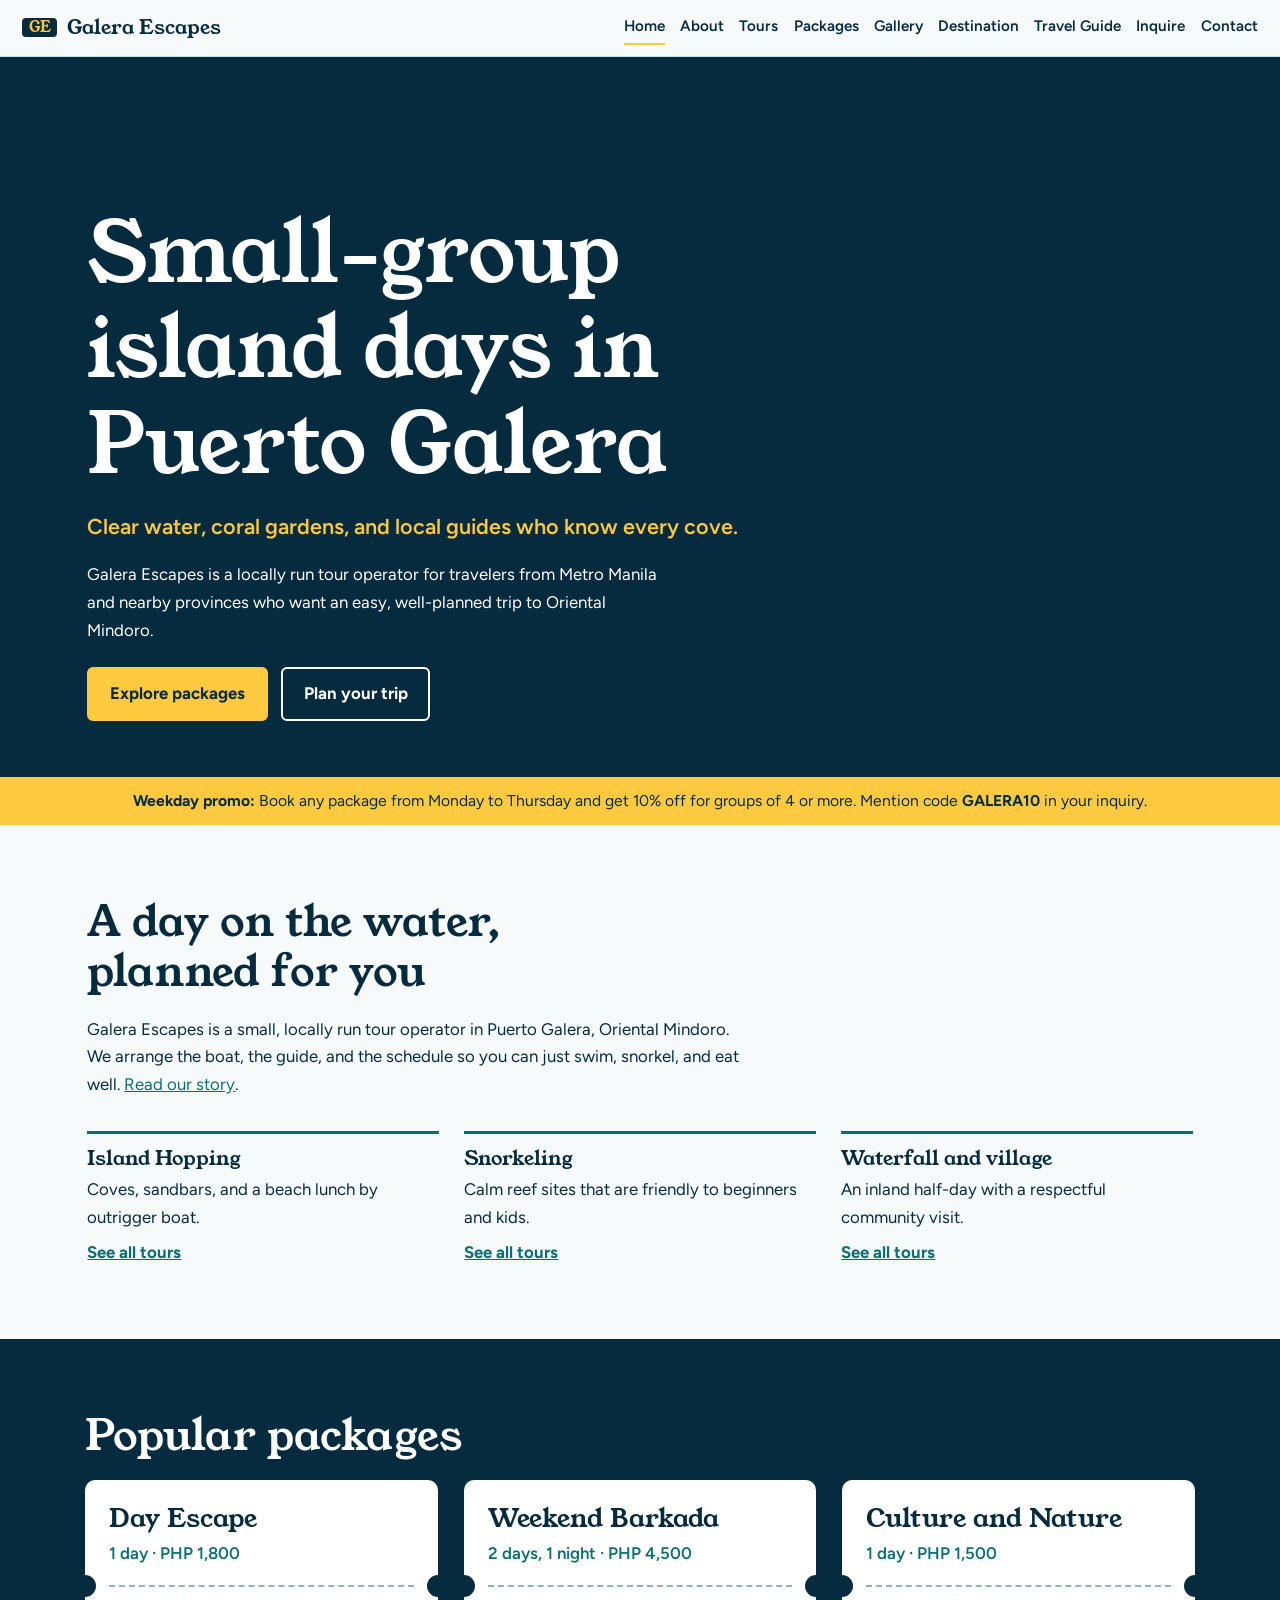
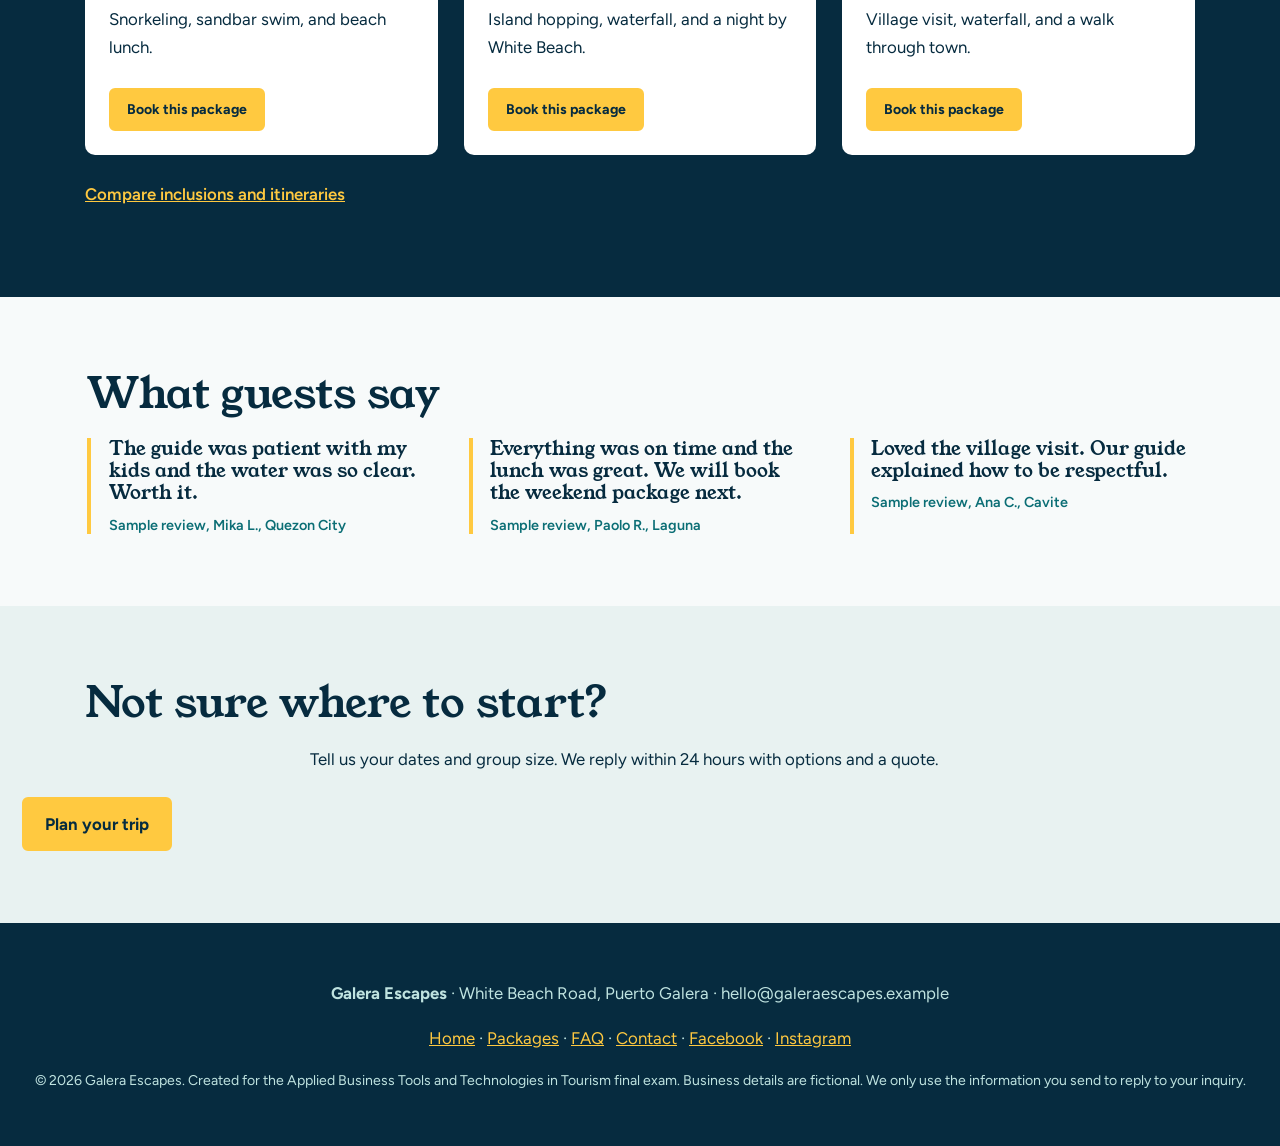
<file: index.html>
<!DOCTYPE html>
<html lang="en">
<head>
<meta charset="UTF-8">
<meta name="viewport" content="width=device-width, initial-scale=1">
<title>Home | Galera Escapes, Puerto Galera</title>
<meta name="description" content="Island tours in Puerto Galera. See popular packages and plan your trip.">
<link rel="preconnect" href="https://fonts.googleapis.com">
<link rel="preconnect" href="https://fonts.gstatic.com" crossorigin>
<link href="https://fonts.googleapis.com/css2?family=Young+Serif&family=Figtree:wght@400;600;700&display=swap" rel="stylesheet">
<link rel="stylesheet" href="style.css">
</head>
<body>
<a class="skip" href="#main">Skip to content</a>
<header class="site-header">
  <a class="brand" href="index.html"><span class="mark" aria-hidden="true">GE</span> Galera Escapes</a>
  <button class="menu-btn" id="menuBtn" aria-expanded="false" aria-controls="nav">Menu</button>
  <nav id="nav" aria-label="Main"><a href="index.html" aria-current="page">Home</a><a href="about.html">About</a><a href="tours.html">Tours</a><a href="packages.html">Packages</a><a href="gallery.html">Gallery</a><a href="destination.html">Destination</a><a href="guide.html">Travel Guide</a><a href="inquiry.html">Inquire</a><a href="contact.html">Contact</a></nav>
</header>
<main id="main">
<section id="home" class="hero">
  <div class="hero-text">
    <h1>Small-group island days in Puerto Galera</h1>
    <p class="tagline">Clear water, coral gardens, and local guides who know every cove.</p>
    <p>Galera Escapes is a locally run tour operator for travelers from Metro Manila and nearby provinces who want an easy, well-planned trip to Oriental Mindoro.</p>
    <div class="cta-row">
      <a class="btn" href="packages.html">Explore packages</a>
      <a class="btn ghost" href="inquiry.html">Plan your trip</a>
    </div>
  </div>
  <figure class="hero-img ph" data-alt="White Beach, Puerto Galera">
    <img src="images/hero.jpg" alt="Colorful outrigger boats on a white sand beach in Puerto Galera" onerror="this.remove()">
  </figure>
</section><section class="promo" aria-label="Promotional offer">
  <p><strong>Weekday promo:</strong> Book any package from Monday to Thursday and get 10% off for groups of 4 or more. Mention code <strong>GALERA10</strong> in your inquiry.</p>
</section>
<section class="wrap">
  <h2>A day on the water, planned for you</h2>
  <p class="lead">Galera Escapes is a small, locally run tour operator in Puerto Galera, Oriental Mindoro. We arrange the boat, the guide, and the schedule so you can just swim, snorkel, and eat well. <a href="about.html">Read our story</a>.</p>
  <div class="grid teasers">
    <div class="teaser"><h3>Island Hopping</h3><p>Coves, sandbars, and a beach lunch by outrigger boat.</p><a href="tours.html">See all tours</a></div>
    <div class="teaser"><h3>Snorkeling</h3><p>Calm reef sites that are friendly to beginners and kids.</p><a href="tours.html">See all tours</a></div>
    <div class="teaser"><h3>Waterfall and village</h3><p>An inland half-day with a respectful community visit.</p><a href="tours.html">See all tours</a></div>
  </div>
</section>
<section class="dark" id="packages">
  <h2>Popular packages</h2>
  <div class="grid">
    <article class="item pkg"><h3>Day Escape</h3><p class="meta">1 day · PHP 1,800</p><p>Snorkeling, sandbar swim, and beach lunch.</p><a class="btn small" href="inquiry.html?tour=Day+Escape">Book this package</a></article>
    <article class="item pkg"><h3>Weekend Barkada</h3><p class="meta">2 days, 1 night · PHP 4,500</p><p>Island hopping, waterfall, and a night by White Beach.</p><a class="btn small" href="inquiry.html?tour=Weekend+Barkada">Book this package</a></article>
    <article class="item pkg"><h3>Culture and Nature</h3><p class="meta">1 day · PHP 1,500</p><p>Village visit, waterfall, and a walk through town.</p><a class="btn small" href="inquiry.html?tour=Culture+and+Nature">Book this package</a></article>
  </div>
  <p class="more"><a href="packages.html">Compare inclusions and itineraries</a></p>
</section>
<section class="wrap" id="reviews">
  <h2>What guests say</h2>
  <div class="grid">
    <blockquote>The guide was patient with my kids and the water was so clear. Worth it.<cite>Sample review, Mika L., Quezon City</cite></blockquote>
    <blockquote>Everything was on time and the lunch was great. We will book the weekend package next.<cite>Sample review, Paolo R., Laguna</cite></blockquote>
    <blockquote>Loved the village visit. Our guide explained how to be respectful.<cite>Sample review, Ana C., Cavite</cite></blockquote>
  </div>
</section>
<section class="wrap tint cta-band">
  <h2>Not sure where to start?</h2>
  <p class="lead">Tell us your dates and group size. We reply within 24 hours with options and a quote.</p>
  <a class="btn" href="inquiry.html">Plan your trip</a>
</section>
</main>
<footer>
  <p><strong>Galera Escapes</strong> · White Beach Road, Puerto Galera · hello@galeraescapes.example</p>
  <p><a href="index.html">Home</a> · <a href="packages.html">Packages</a> · <a href="guide.html">FAQ</a> · <a href="contact.html">Contact</a> · <a href="https://facebook.com" target="_blank" rel="noopener">Facebook</a> · <a href="https://instagram.com" target="_blank" rel="noopener">Instagram</a></p>
  <p class="small">&copy; <span id="year">2026</span> Galera Escapes. Created for the Applied Business Tools and Technologies in Tourism final exam. Business details are fictional. We only use the information you send to reply to your inquiry.</p>
</footer>
<script src="script.js"></script>
</body>
</html>
</file>
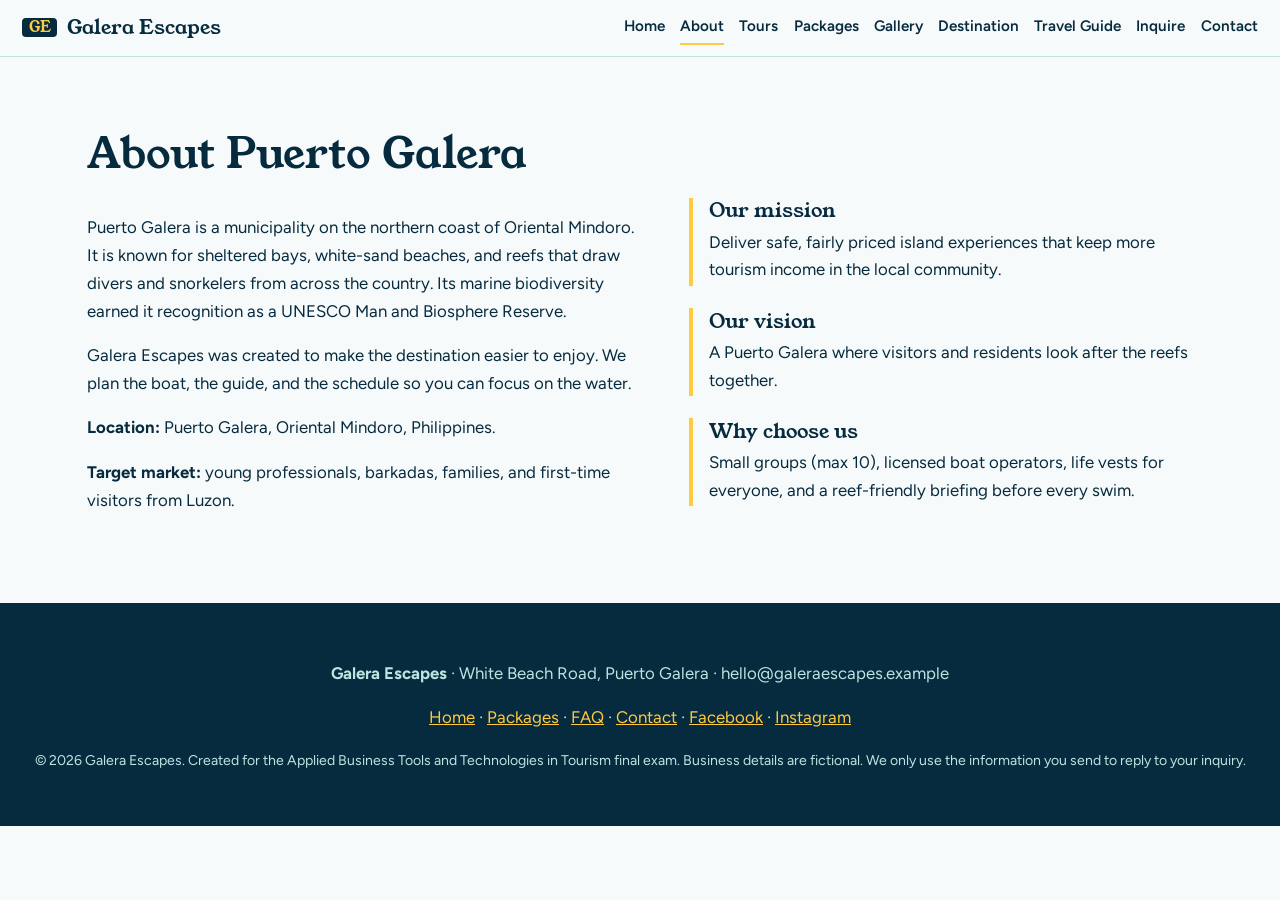
<file: about.html>
<!DOCTYPE html>
<html lang="en">
<head>
<meta charset="UTF-8">
<meta name="viewport" content="width=device-width, initial-scale=1">
<title>About | Galera Escapes, Puerto Galera</title>
<meta name="description" content="About Galera Escapes and Puerto Galera, Oriental Mindoro.">
<link rel="preconnect" href="https://fonts.googleapis.com">
<link rel="preconnect" href="https://fonts.gstatic.com" crossorigin>
<link href="https://fonts.googleapis.com/css2?family=Young+Serif&family=Figtree:wght@400;600;700&display=swap" rel="stylesheet">
<link rel="stylesheet" href="style.css">
</head>
<body>
<a class="skip" href="#main">Skip to content</a>
<header class="site-header">
  <a class="brand" href="index.html"><span class="mark" aria-hidden="true">GE</span> Galera Escapes</a>
  <button class="menu-btn" id="menuBtn" aria-expanded="false" aria-controls="nav">Menu</button>
  <nav id="nav" aria-label="Main"><a href="index.html">Home</a><a href="about.html" aria-current="page">About</a><a href="tours.html">Tours</a><a href="packages.html">Packages</a><a href="gallery.html">Gallery</a><a href="destination.html">Destination</a><a href="guide.html">Travel Guide</a><a href="inquiry.html">Inquire</a><a href="contact.html">Contact</a></nav>
</header>
<main id="main">
<section id="about" class="wrap">
  <h1>About Puerto Galera</h1>
  <div class="two-col">
    <div>
      <p>Puerto Galera is a municipality on the northern coast of Oriental Mindoro. It is known for sheltered bays, white-sand beaches, and reefs that draw divers and snorkelers from across the country. Its marine biodiversity earned it recognition as a UNESCO Man and Biosphere Reserve.</p>
      <p>Galera Escapes was created to make the destination easier to enjoy. We plan the boat, the guide, and the schedule so you can focus on the water.</p>
      <p><strong>Location:</strong> Puerto Galera, Oriental Mindoro, Philippines.</p>
      <p><strong>Target market:</strong> young professionals, barkadas, families, and first-time visitors from Luzon.</p>
    </div>
    <div class="cards-stack">
      <div class="note"><h3>Our mission</h3><p>Deliver safe, fairly priced island experiences that keep more tourism income in the local community.</p></div>
      <div class="note"><h3>Our vision</h3><p>A Puerto Galera where visitors and residents look after the reefs together.</p></div>
      <div class="note"><h3>Why choose us</h3><p>Small groups (max 10), licensed boat operators, life vests for everyone, and a reef-friendly briefing before every swim.</p></div>
    </div>
  </div>
</section>
</main>
<footer>
  <p><strong>Galera Escapes</strong> · White Beach Road, Puerto Galera · hello@galeraescapes.example</p>
  <p><a href="index.html">Home</a> · <a href="packages.html">Packages</a> · <a href="guide.html">FAQ</a> · <a href="contact.html">Contact</a> · <a href="https://facebook.com" target="_blank" rel="noopener">Facebook</a> · <a href="https://instagram.com" target="_blank" rel="noopener">Instagram</a></p>
  <p class="small">&copy; <span id="year">2026</span> Galera Escapes. Created for the Applied Business Tools and Technologies in Tourism final exam. Business details are fictional. We only use the information you send to reply to your inquiry.</p>
</footer>
<script src="script.js"></script>
</body>
</html>
</file>
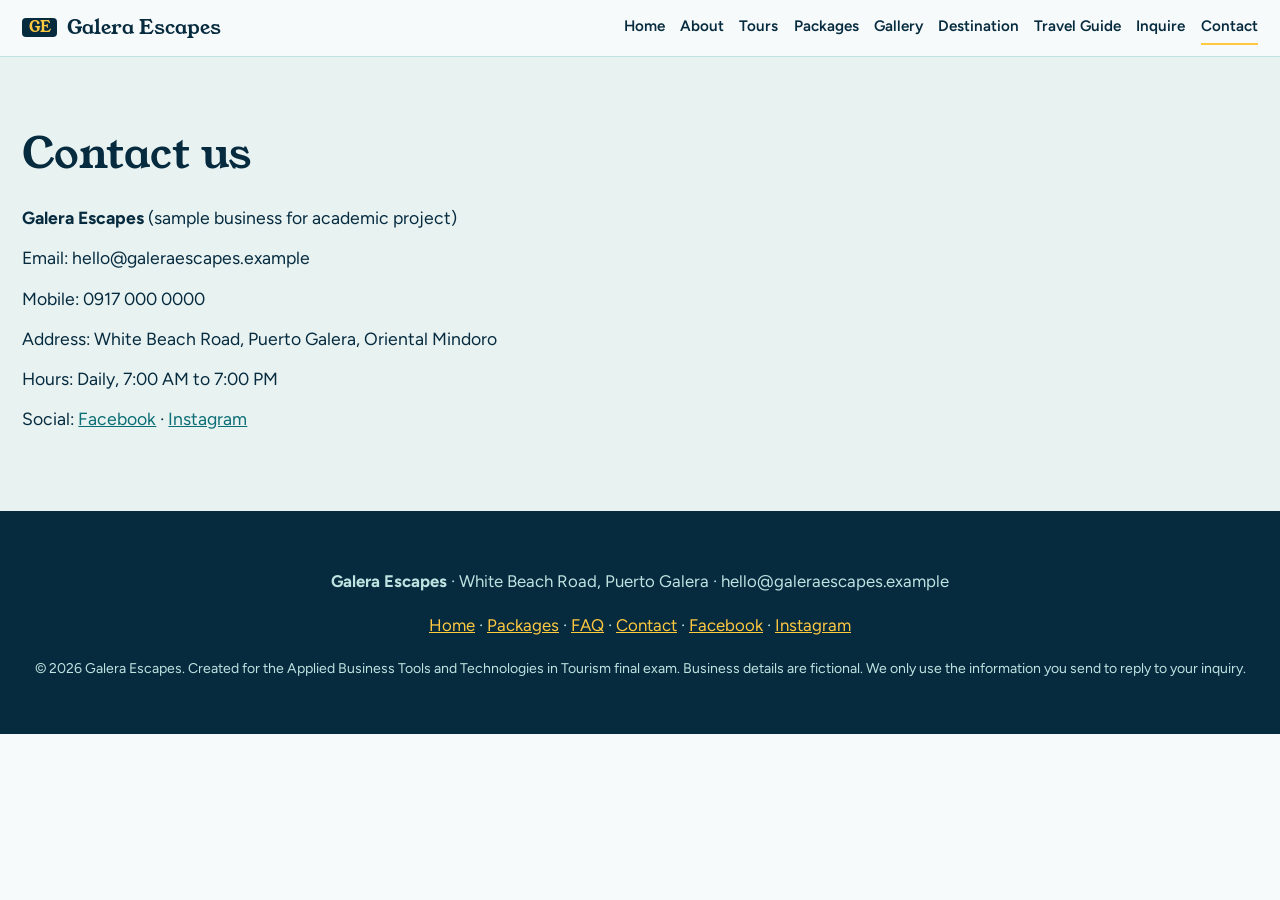
<file: contact.html>
<!DOCTYPE html>
<html lang="en">
<head>
<meta charset="UTF-8">
<meta name="viewport" content="width=device-width, initial-scale=1">
<title>Contact | Galera Escapes, Puerto Galera</title>
<meta name="description" content="Contact Galera Escapes in Puerto Galera.">
<link rel="preconnect" href="https://fonts.googleapis.com">
<link rel="preconnect" href="https://fonts.gstatic.com" crossorigin>
<link href="https://fonts.googleapis.com/css2?family=Young+Serif&family=Figtree:wght@400;600;700&display=swap" rel="stylesheet">
<link rel="stylesheet" href="style.css">
</head>
<body>
<a class="skip" href="#main">Skip to content</a>
<header class="site-header">
  <a class="brand" href="index.html"><span class="mark" aria-hidden="true">GE</span> Galera Escapes</a>
  <button class="menu-btn" id="menuBtn" aria-expanded="false" aria-controls="nav">Menu</button>
  <nav id="nav" aria-label="Main"><a href="index.html">Home</a><a href="about.html">About</a><a href="tours.html">Tours</a><a href="packages.html">Packages</a><a href="gallery.html">Gallery</a><a href="destination.html">Destination</a><a href="guide.html">Travel Guide</a><a href="inquiry.html">Inquire</a><a href="contact.html" aria-current="page">Contact</a></nav>
</header>
<main id="main">
<section id="contact" class="wrap tint">
  <h1>Contact us</h1>
  <ul class="contact">
    <li><strong>Galera Escapes</strong> (sample business for academic project)</li>
    <li>Email: hello@galeraescapes.example</li>
    <li>Mobile: 0917 000 0000</li>
    <li>Address: White Beach Road, Puerto Galera, Oriental Mindoro</li>
    <li>Hours: Daily, 7:00 AM to 7:00 PM</li>
    <li>Social: <a href="https://facebook.com" target="_blank" rel="noopener">Facebook</a> · <a href="https://instagram.com" target="_blank" rel="noopener">Instagram</a></li>
  </ul>
</section>
</main>
<footer>
  <p><strong>Galera Escapes</strong> · White Beach Road, Puerto Galera · hello@galeraescapes.example</p>
  <p><a href="index.html">Home</a> · <a href="packages.html">Packages</a> · <a href="guide.html">FAQ</a> · <a href="contact.html">Contact</a> · <a href="https://facebook.com" target="_blank" rel="noopener">Facebook</a> · <a href="https://instagram.com" target="_blank" rel="noopener">Instagram</a></p>
  <p class="small">&copy; <span id="year">2026</span> Galera Escapes. Created for the Applied Business Tools and Technologies in Tourism final exam. Business details are fictional. We only use the information you send to reply to your inquiry.</p>
</footer>
<script src="script.js"></script>
</body>
</html>
</file>
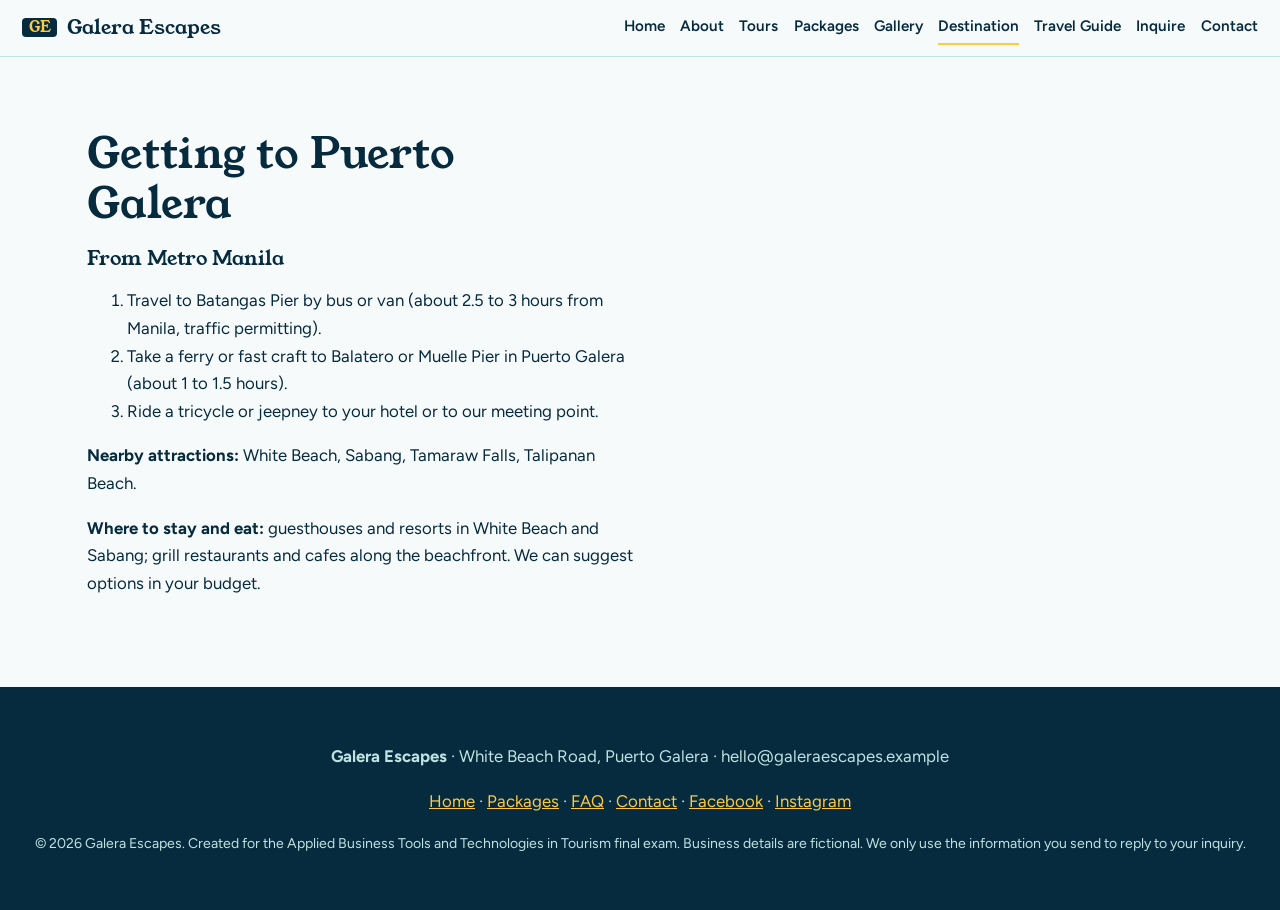
<file: destination.html>
<!DOCTYPE html>
<html lang="en">
<head>
<meta charset="UTF-8">
<meta name="viewport" content="width=device-width, initial-scale=1">
<title>Destination | Galera Escapes, Puerto Galera</title>
<meta name="description" content="How to get to Puerto Galera, with map, nearby attractions, and where to stay.">
<link rel="preconnect" href="https://fonts.googleapis.com">
<link rel="preconnect" href="https://fonts.gstatic.com" crossorigin>
<link href="https://fonts.googleapis.com/css2?family=Young+Serif&family=Figtree:wght@400;600;700&display=swap" rel="stylesheet">
<link rel="stylesheet" href="style.css">
</head>
<body>
<a class="skip" href="#main">Skip to content</a>
<header class="site-header">
  <a class="brand" href="index.html"><span class="mark" aria-hidden="true">GE</span> Galera Escapes</a>
  <button class="menu-btn" id="menuBtn" aria-expanded="false" aria-controls="nav">Menu</button>
  <nav id="nav" aria-label="Main"><a href="index.html">Home</a><a href="about.html">About</a><a href="tours.html">Tours</a><a href="packages.html">Packages</a><a href="gallery.html">Gallery</a><a href="destination.html" aria-current="page">Destination</a><a href="guide.html">Travel Guide</a><a href="inquiry.html">Inquire</a><a href="contact.html">Contact</a></nav>
</header>
<main id="main">
<section id="getting-there" class="wrap">
  <h1>Getting to Puerto Galera</h1>
  <div class="two-col">
    <div>
      <h3>From Metro Manila</h3>
      <ol>
        <li>Travel to Batangas Pier by bus or van (about 2.5 to 3 hours from Manila, traffic permitting).</li>
        <li>Take a ferry or fast craft to Balatero or Muelle Pier in Puerto Galera (about 1 to 1.5 hours).</li>
        <li>Ride a tricycle or jeepney to your hotel or to our meeting point.</li>
      </ol>
      <p><strong>Nearby attractions:</strong> White Beach, Sabang, Tamaraw Falls, Talipanan Beach.</p>
      <p><strong>Where to stay and eat:</strong> guesthouses and resorts in White Beach and Sabang; grill restaurants and cafes along the beachfront. We can suggest options in your budget.</p>
    </div>
    <div class="map"><iframe title="Map of Puerto Galera" loading="lazy" referrerpolicy="no-referrer-when-downgrade" src="https://www.google.com/maps?q=Puerto+Galera,+Oriental+Mindoro&output=embed"></iframe></div>
  </div>
</section>
</main>
<footer>
  <p><strong>Galera Escapes</strong> · White Beach Road, Puerto Galera · hello@galeraescapes.example</p>
  <p><a href="index.html">Home</a> · <a href="packages.html">Packages</a> · <a href="guide.html">FAQ</a> · <a href="contact.html">Contact</a> · <a href="https://facebook.com" target="_blank" rel="noopener">Facebook</a> · <a href="https://instagram.com" target="_blank" rel="noopener">Instagram</a></p>
  <p class="small">&copy; <span id="year">2026</span> Galera Escapes. Created for the Applied Business Tools and Technologies in Tourism final exam. Business details are fictional. We only use the information you send to reply to your inquiry.</p>
</footer>
<script src="script.js"></script>
</body>
</html>
</file>
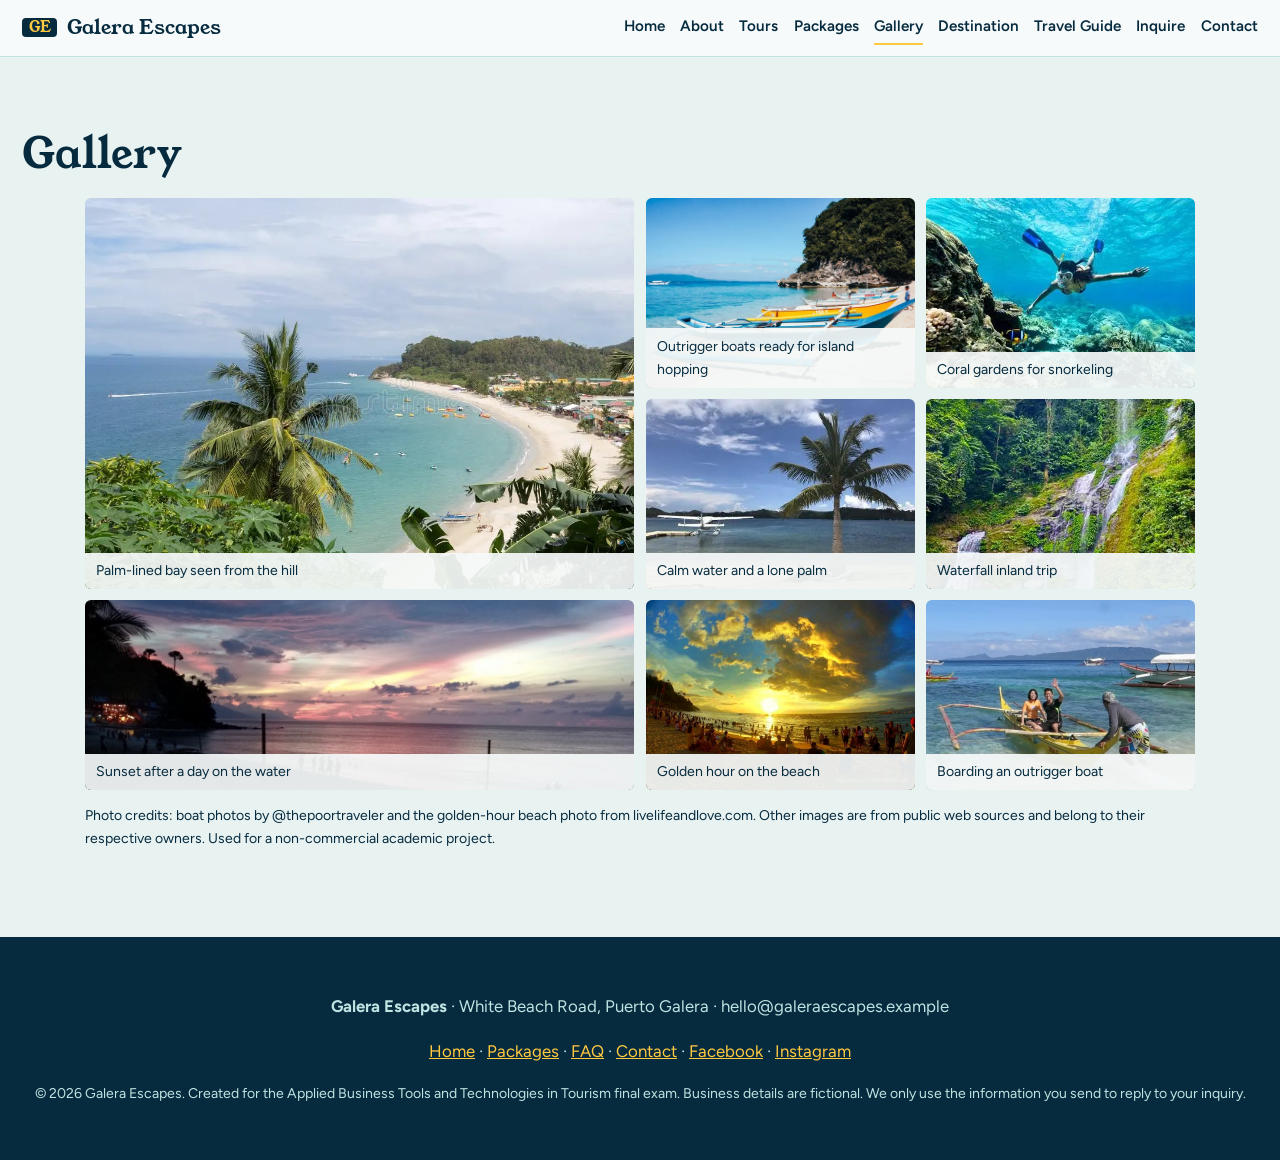
<file: gallery.html>
<!DOCTYPE html>
<html lang="en">
<head>
<meta charset="UTF-8">
<meta name="viewport" content="width=device-width, initial-scale=1">
<title>Gallery | Galera Escapes, Puerto Galera</title>
<meta name="description" content="Photo gallery of Puerto Galera beaches, reefs, and tours.">
<link rel="preconnect" href="https://fonts.googleapis.com">
<link rel="preconnect" href="https://fonts.gstatic.com" crossorigin>
<link href="https://fonts.googleapis.com/css2?family=Young+Serif&family=Figtree:wght@400;600;700&display=swap" rel="stylesheet">
<link rel="stylesheet" href="style.css">
</head>
<body>
<a class="skip" href="#main">Skip to content</a>
<header class="site-header">
  <a class="brand" href="index.html"><span class="mark" aria-hidden="true">GE</span> Galera Escapes</a>
  <button class="menu-btn" id="menuBtn" aria-expanded="false" aria-controls="nav">Menu</button>
  <nav id="nav" aria-label="Main"><a href="index.html">Home</a><a href="about.html">About</a><a href="tours.html">Tours</a><a href="packages.html">Packages</a><a href="gallery.html" aria-current="page">Gallery</a><a href="destination.html">Destination</a><a href="guide.html">Travel Guide</a><a href="inquiry.html">Inquire</a><a href="contact.html">Contact</a></nav>
</header>
<main id="main">
<section id="gallery" class="wrap tint">
  <h1>Gallery</h1>
  <div class="gallery" id="galleryGrid">
    <figure class="ph"><img src="images/g1.jpg" alt="Aerial view of a palm-lined bay with turquoise water and a long white sand beach" loading="lazy" onerror="this.remove()"><figcaption>Palm-lined bay seen from the hill</figcaption></figure>
    <figure class="ph"><img src="images/g2.jpg" alt="Colorful outrigger boats on the sand beside clear water" loading="lazy" onerror="this.remove()"><figcaption>Outrigger boats ready for island hopping</figcaption></figure>
    <figure class="ph"><img src="images/g3.jpg" alt="Snorkeler swimming over a coral reef with a clownfish" loading="lazy" onerror="this.remove()"><figcaption>Coral gardens for snorkeling</figcaption></figure>
    <figure class="ph"><img src="images/g4.jpg" alt="A palm tree on a quiet beach with calm water and a seaplane" loading="lazy" onerror="this.remove()"><figcaption>Calm water and a lone palm</figcaption></figure>
    <figure class="ph"><img src="images/g5.jpg" alt="Waterfall cascading down a mossy green cliff" loading="lazy" onerror="this.remove()"><figcaption>Waterfall inland trip</figcaption></figure>
    <figure class="ph"><img src="images/g6.jpg" alt="Pink and purple sunset sky over the beach with people walking on the shore" loading="lazy" onerror="this.remove()"><figcaption>Sunset after a day on the water</figcaption></figure>
    <figure class="ph"><img src="images/g7.jpg" alt="Crowd of people on the beach at golden-hour sunset" loading="lazy" onerror="this.remove()"><figcaption>Golden hour on the beach</figcaption></figure>
    <figure class="ph"><img src="images/g8.jpg" alt="Two guests waving from a yellow outrigger boat as a boatman pushes it in the shallows" loading="lazy" onerror="this.remove()"><figcaption>Boarding an outrigger boat</figcaption></figure>
  </div>
  <p class="credit">Photo credits: boat photos by @thepoortraveler and the golden-hour beach photo from livelifeandlove.com. Other images are from public web sources and belong to their respective owners. Used for a non-commercial academic project.</p>
</section>
</main>
<footer>
  <p><strong>Galera Escapes</strong> · White Beach Road, Puerto Galera · hello@galeraescapes.example</p>
  <p><a href="index.html">Home</a> · <a href="packages.html">Packages</a> · <a href="guide.html">FAQ</a> · <a href="contact.html">Contact</a> · <a href="https://facebook.com" target="_blank" rel="noopener">Facebook</a> · <a href="https://instagram.com" target="_blank" rel="noopener">Instagram</a></p>
  <p class="small">&copy; <span id="year">2026</span> Galera Escapes. Created for the Applied Business Tools and Technologies in Tourism final exam. Business details are fictional. We only use the information you send to reply to your inquiry.</p>
</footer>
<script src="script.js"></script>
</body>
</html>
</file>
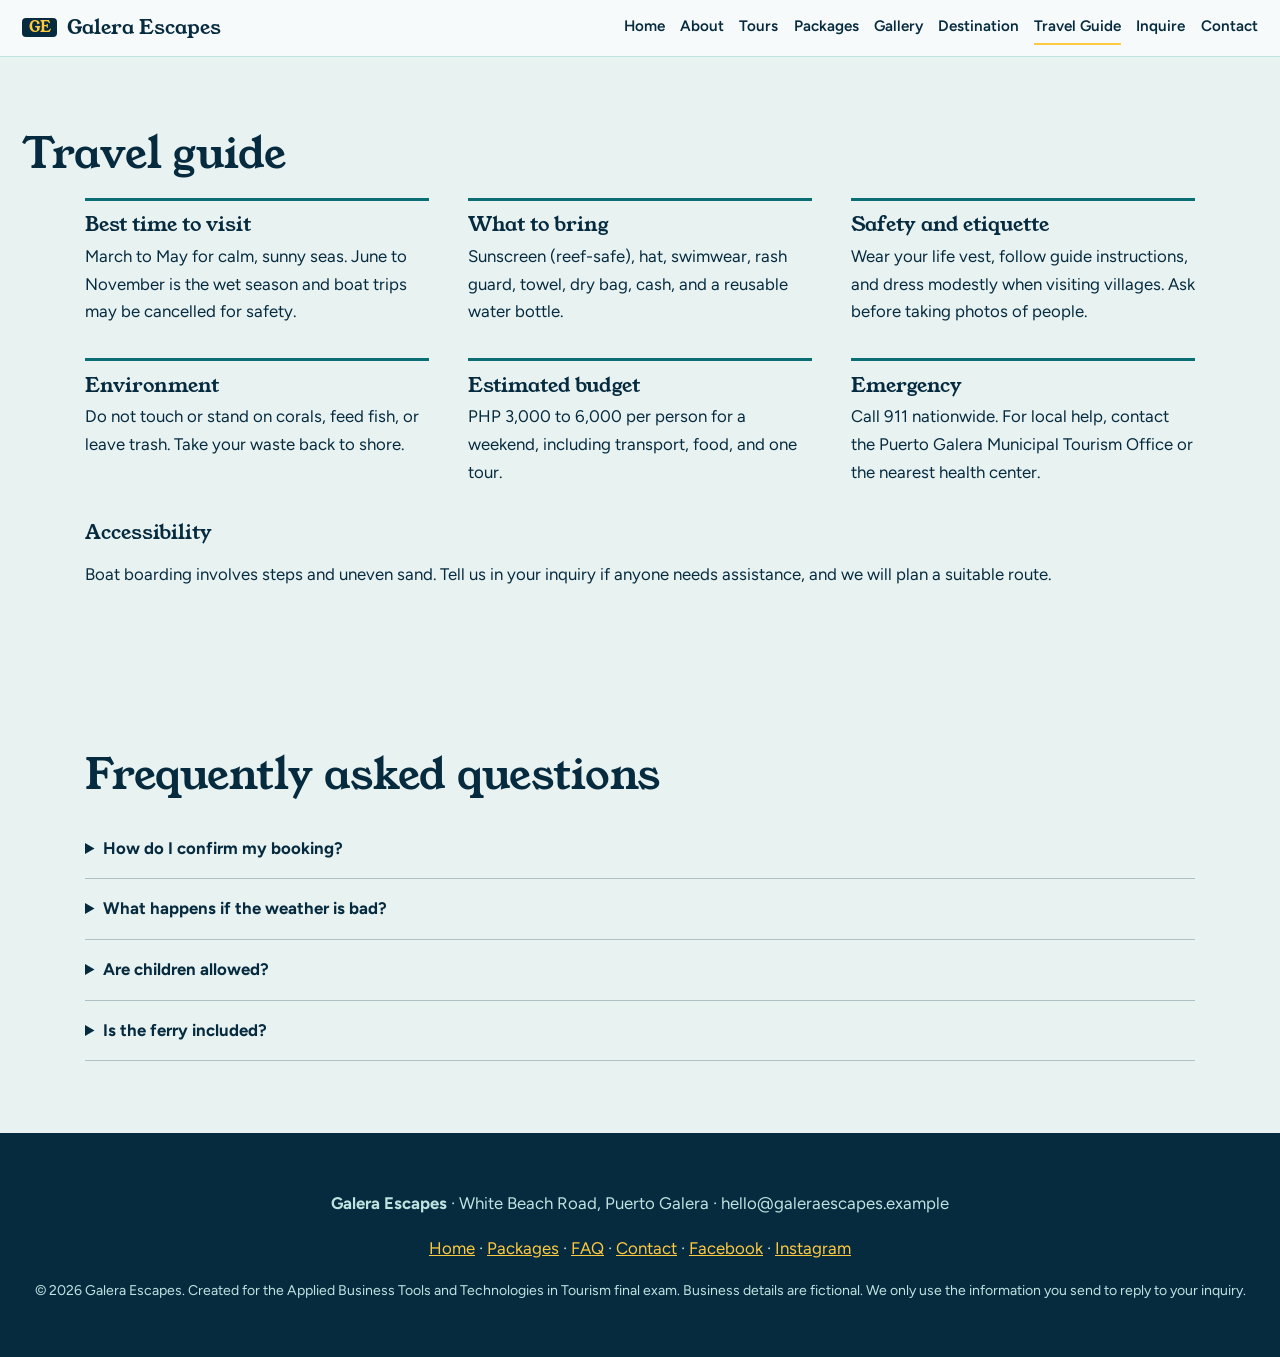
<file: guide.html>
<!DOCTYPE html>
<html lang="en">
<head>
<meta charset="UTF-8">
<meta name="viewport" content="width=device-width, initial-scale=1">
<title>Travel Guide | Galera Escapes, Puerto Galera</title>
<meta name="description" content="Best time to visit, what to bring, safety tips, and FAQ for Puerto Galera.">
<link rel="preconnect" href="https://fonts.googleapis.com">
<link rel="preconnect" href="https://fonts.gstatic.com" crossorigin>
<link href="https://fonts.googleapis.com/css2?family=Young+Serif&family=Figtree:wght@400;600;700&display=swap" rel="stylesheet">
<link rel="stylesheet" href="style.css">
</head>
<body>
<a class="skip" href="#main">Skip to content</a>
<header class="site-header">
  <a class="brand" href="index.html"><span class="mark" aria-hidden="true">GE</span> Galera Escapes</a>
  <button class="menu-btn" id="menuBtn" aria-expanded="false" aria-controls="nav">Menu</button>
  <nav id="nav" aria-label="Main"><a href="index.html">Home</a><a href="about.html">About</a><a href="tours.html">Tours</a><a href="packages.html">Packages</a><a href="gallery.html">Gallery</a><a href="destination.html">Destination</a><a href="guide.html" aria-current="page">Travel Guide</a><a href="inquiry.html">Inquire</a><a href="contact.html">Contact</a></nav>
</header>
<main id="main">
<section id="guide" class="wrap tint">
  <h1>Travel guide</h1>
  <div class="grid">
    <div class="note"><h3>Best time to visit</h3><p>March to May for calm, sunny seas. June to November is the wet season and boat trips may be cancelled for safety.</p></div>
    <div class="note"><h3>What to bring</h3><p>Sunscreen (reef-safe), hat, swimwear, rash guard, towel, dry bag, cash, and a reusable water bottle.</p></div>
    <div class="note"><h3>Safety and etiquette</h3><p>Wear your life vest, follow guide instructions, and dress modestly when visiting villages. Ask before taking photos of people.</p></div>
    <div class="note"><h3>Environment</h3><p>Do not touch or stand on corals, feed fish, or leave trash. Take your waste back to shore.</p></div>
    <div class="note"><h3>Estimated budget</h3><p>PHP 3,000 to 6,000 per person for a weekend, including transport, food, and one tour.</p></div>
    <div class="note"><h3>Emergency</h3><p>Call 911 nationwide. For local help, contact the Puerto Galera Municipal Tourism Office or the nearest health center.</p></div>
  </div>
  <h3 class="sub">Accessibility</h3>
  <p>Boat boarding involves steps and uneven sand. Tell us in your inquiry if anyone needs assistance, and we will plan a suitable route.</p>
</section><section id="faq" class="wrap tint">
  <h2>Frequently asked questions</h2>
  <details><summary>How do I confirm my booking?</summary><p>Send an inquiry below. We reply within 24 hours with availability and a quote. A booking is confirmed once you reply to accept.</p></details>
  <details><summary>What happens if the weather is bad?</summary><p>Trips may be cancelled when the coast guard advises against sailing. We will reschedule you or refund your deposit.</p></details>
  <details><summary>Are children allowed?</summary><p>Yes. Children join with an adult and use child-size life vests.</p></details>
  <details><summary>Is the ferry included?</summary><p>No. Ferry tickets from Batangas are booked separately. We can share the schedule.</p></details>
</section>
</main>
<footer>
  <p><strong>Galera Escapes</strong> · White Beach Road, Puerto Galera · hello@galeraescapes.example</p>
  <p><a href="index.html">Home</a> · <a href="packages.html">Packages</a> · <a href="guide.html">FAQ</a> · <a href="contact.html">Contact</a> · <a href="https://facebook.com" target="_blank" rel="noopener">Facebook</a> · <a href="https://instagram.com" target="_blank" rel="noopener">Instagram</a></p>
  <p class="small">&copy; <span id="year">2026</span> Galera Escapes. Created for the Applied Business Tools and Technologies in Tourism final exam. Business details are fictional. We only use the information you send to reply to your inquiry.</p>
</footer>
<script src="script.js"></script>
</body>
</html>
</file>
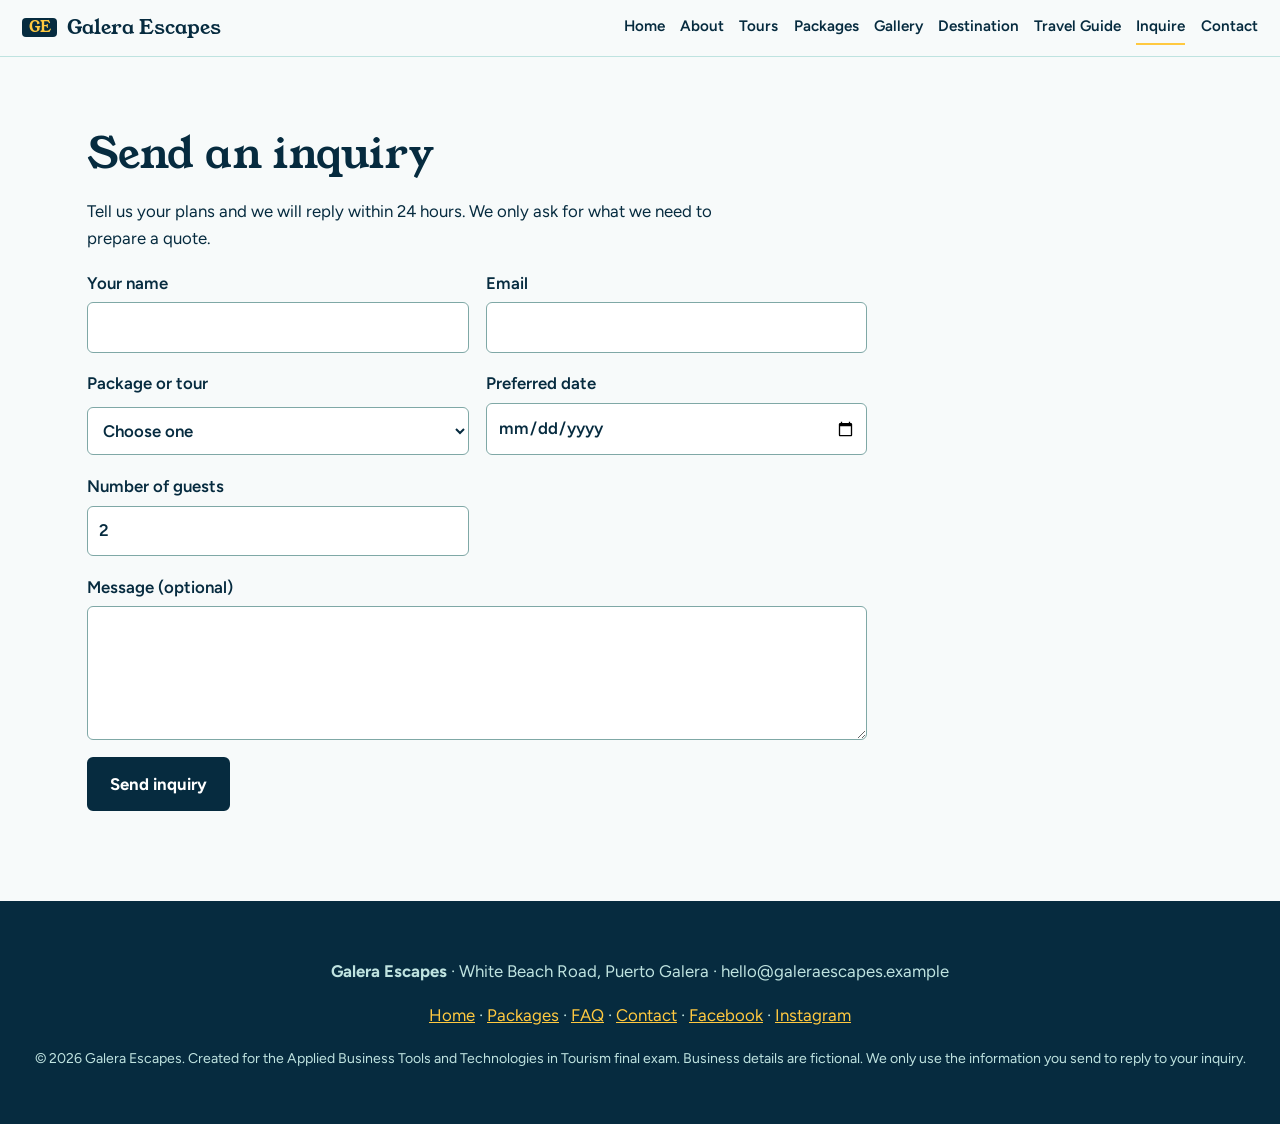
<file: inquiry.html>
<!DOCTYPE html>
<html lang="en">
<head>
<meta charset="UTF-8">
<meta name="viewport" content="width=device-width, initial-scale=1">
<title>Inquire | Galera Escapes, Puerto Galera</title>
<meta name="description" content="Send a booking inquiry to Galera Escapes.">
<link rel="preconnect" href="https://fonts.googleapis.com">
<link rel="preconnect" href="https://fonts.gstatic.com" crossorigin>
<link href="https://fonts.googleapis.com/css2?family=Young+Serif&family=Figtree:wght@400;600;700&display=swap" rel="stylesheet">
<link rel="stylesheet" href="style.css">
</head>
<body>
<a class="skip" href="#main">Skip to content</a>
<header class="site-header">
  <a class="brand" href="index.html"><span class="mark" aria-hidden="true">GE</span> Galera Escapes</a>
  <button class="menu-btn" id="menuBtn" aria-expanded="false" aria-controls="nav">Menu</button>
  <nav id="nav" aria-label="Main"><a href="index.html">Home</a><a href="about.html">About</a><a href="tours.html">Tours</a><a href="packages.html">Packages</a><a href="gallery.html">Gallery</a><a href="destination.html">Destination</a><a href="guide.html">Travel Guide</a><a href="inquiry.html" aria-current="page">Inquire</a><a href="contact.html">Contact</a></nav>
</header>
<main id="main">
<section id="inquiry" class="wrap">
  <h1>Send an inquiry</h1>
  <p class="lead">Tell us your plans and we will reply within 24 hours. We only ask for what we need to prepare a quote.</p>
  <form id="inquiryForm" novalidate>
    <label>Your name<input type="text" id="name" name="name" required autocomplete="name"></label>
    <label>Email<input type="email" id="email" name="email" required autocomplete="email"></label>
    <label>Package or tour
      <select id="tour" name="tour" required>
        <option value="">Choose one</option>
        <option>Day Escape</option><option>Weekend Barkada</option><option>Culture and Nature</option>
        <option>Island Hopping</option><option>Snorkeling Trip</option><option>Waterfall and Village Visit</option>
      </select></label>
    <label>Preferred date<input type="date" id="date" name="date" required></label>
    <label>Number of guests<input type="number" id="guests" name="guests" min="1" max="30" value="2" required></label>
    <label class="full">Message (optional)<textarea id="message" name="message" rows="4"></textarea></label>
    <button class="btn" type="submit">Send inquiry</button>
    <p id="formStatus" role="status" aria-live="polite"></p>
  </form>
</section>
</main>
<footer>
  <p><strong>Galera Escapes</strong> · White Beach Road, Puerto Galera · hello@galeraescapes.example</p>
  <p><a href="index.html">Home</a> · <a href="packages.html">Packages</a> · <a href="guide.html">FAQ</a> · <a href="contact.html">Contact</a> · <a href="https://facebook.com" target="_blank" rel="noopener">Facebook</a> · <a href="https://instagram.com" target="_blank" rel="noopener">Instagram</a></p>
  <p class="small">&copy; <span id="year">2026</span> Galera Escapes. Created for the Applied Business Tools and Technologies in Tourism final exam. Business details are fictional. We only use the information you send to reply to your inquiry.</p>
</footer>
<script src="script.js"></script>
</body>
</html>
</file>
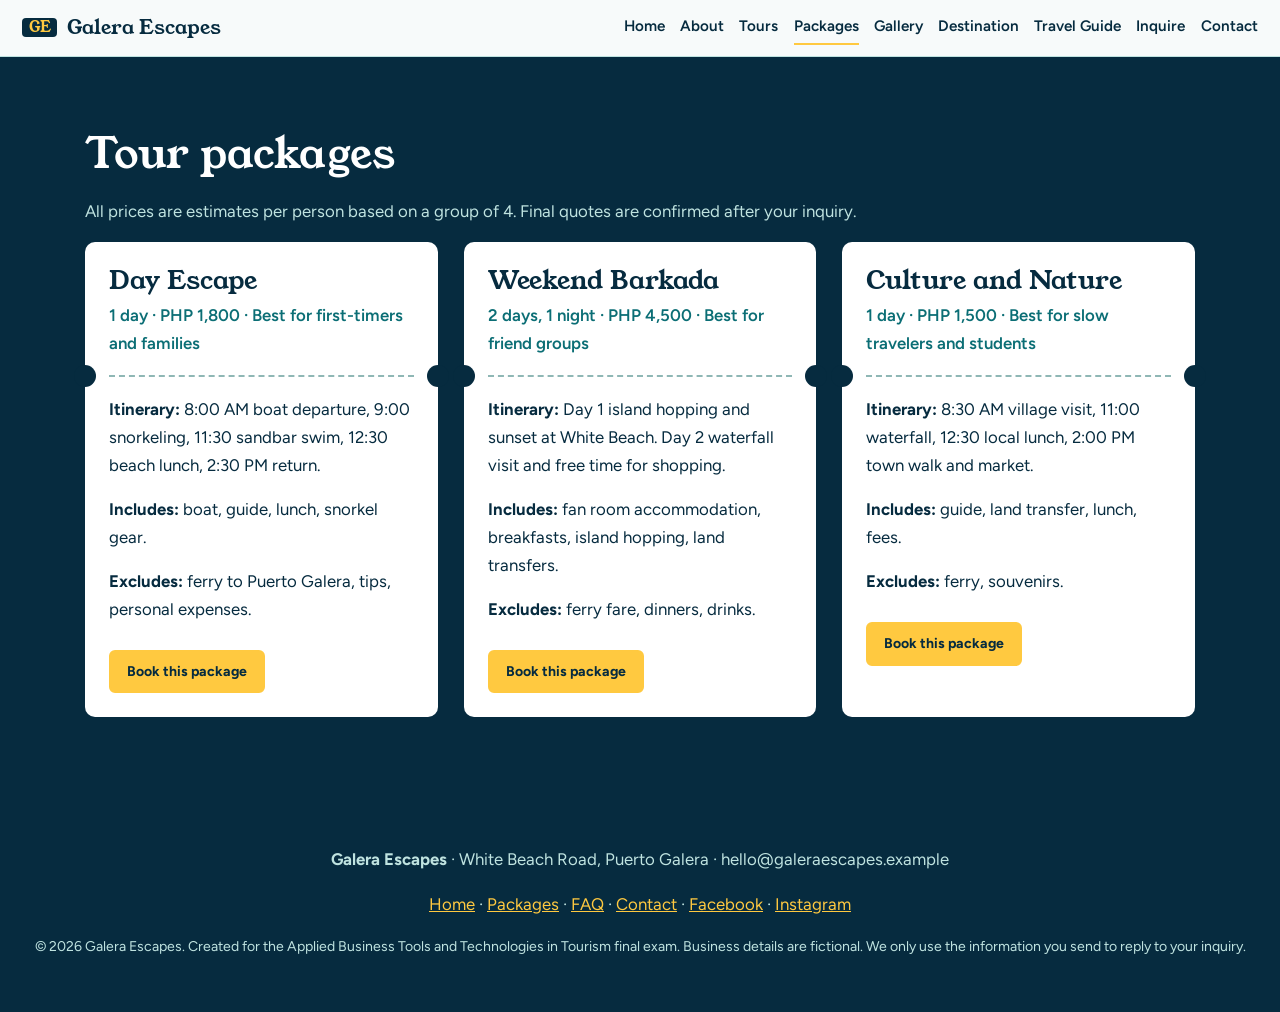
<file: packages.html>
<!DOCTYPE html>
<html lang="en">
<head>
<meta charset="UTF-8">
<meta name="viewport" content="width=device-width, initial-scale=1">
<title>Packages | Galera Escapes, Puerto Galera</title>
<meta name="description" content="Tour packages and itineraries with prices, inclusions, and exclusions.">
<link rel="preconnect" href="https://fonts.googleapis.com">
<link rel="preconnect" href="https://fonts.gstatic.com" crossorigin>
<link href="https://fonts.googleapis.com/css2?family=Young+Serif&family=Figtree:wght@400;600;700&display=swap" rel="stylesheet">
<link rel="stylesheet" href="style.css">
</head>
<body>
<a class="skip" href="#main">Skip to content</a>
<header class="site-header">
  <a class="brand" href="index.html"><span class="mark" aria-hidden="true">GE</span> Galera Escapes</a>
  <button class="menu-btn" id="menuBtn" aria-expanded="false" aria-controls="nav">Menu</button>
  <nav id="nav" aria-label="Main"><a href="index.html">Home</a><a href="about.html">About</a><a href="tours.html">Tours</a><a href="packages.html" aria-current="page">Packages</a><a href="gallery.html">Gallery</a><a href="destination.html">Destination</a><a href="guide.html">Travel Guide</a><a href="inquiry.html">Inquire</a><a href="contact.html">Contact</a></nav>
</header>
<main id="main">
<section id="packages" class="wrap">
  <h1>Tour packages</h1>
  <p class="lead">All prices are estimates per person based on a group of 4. Final quotes are confirmed after your inquiry.</p>
  <div class="grid">
    <article class="item pkg"><h3>Day Escape</h3><p class="meta">1 day · PHP 1,800 · Best for first-timers and families</p>
      <p><strong>Itinerary:</strong> 8:00 AM boat departure, 9:00 snorkeling, 11:30 sandbar swim, 12:30 beach lunch, 2:30 PM return.</p>
      <p><strong>Includes:</strong> boat, guide, lunch, snorkel gear.</p><p><strong>Excludes:</strong> ferry to Puerto Galera, tips, personal expenses.</p>
      <a class="btn small" href="inquiry.html?tour=Day+Escape">Book this package</a></article>
    <article class="item pkg"><h3>Weekend Barkada</h3><p class="meta">2 days, 1 night · PHP 4,500 · Best for friend groups</p>
      <p><strong>Itinerary:</strong> Day 1 island hopping and sunset at White Beach. Day 2 waterfall visit and free time for shopping.</p>
      <p><strong>Includes:</strong> fan room accommodation, breakfasts, island hopping, land transfers.</p><p><strong>Excludes:</strong> ferry fare, dinners, drinks.</p>
      <a class="btn small" href="inquiry.html?tour=Weekend+Barkada">Book this package</a></article>
    <article class="item pkg"><h3>Culture and Nature</h3><p class="meta">1 day · PHP 1,500 · Best for slow travelers and students</p>
      <p><strong>Itinerary:</strong> 8:30 AM village visit, 11:00 waterfall, 12:30 local lunch, 2:00 PM town walk and market.</p>
      <p><strong>Includes:</strong> guide, land transfer, lunch, fees.</p><p><strong>Excludes:</strong> ferry, souvenirs.</p>
      <a class="btn small" href="inquiry.html?tour=Culture+and+Nature">Book this package</a></article>
  </div>
</section>
</main>
<footer>
  <p><strong>Galera Escapes</strong> · White Beach Road, Puerto Galera · hello@galeraescapes.example</p>
  <p><a href="index.html">Home</a> · <a href="packages.html">Packages</a> · <a href="guide.html">FAQ</a> · <a href="contact.html">Contact</a> · <a href="https://facebook.com" target="_blank" rel="noopener">Facebook</a> · <a href="https://instagram.com" target="_blank" rel="noopener">Instagram</a></p>
  <p class="small">&copy; <span id="year">2026</span> Galera Escapes. Created for the Applied Business Tools and Technologies in Tourism final exam. Business details are fictional. We only use the information you send to reply to your inquiry.</p>
</footer>
<script src="script.js"></script>
</body>
</html>
</file>
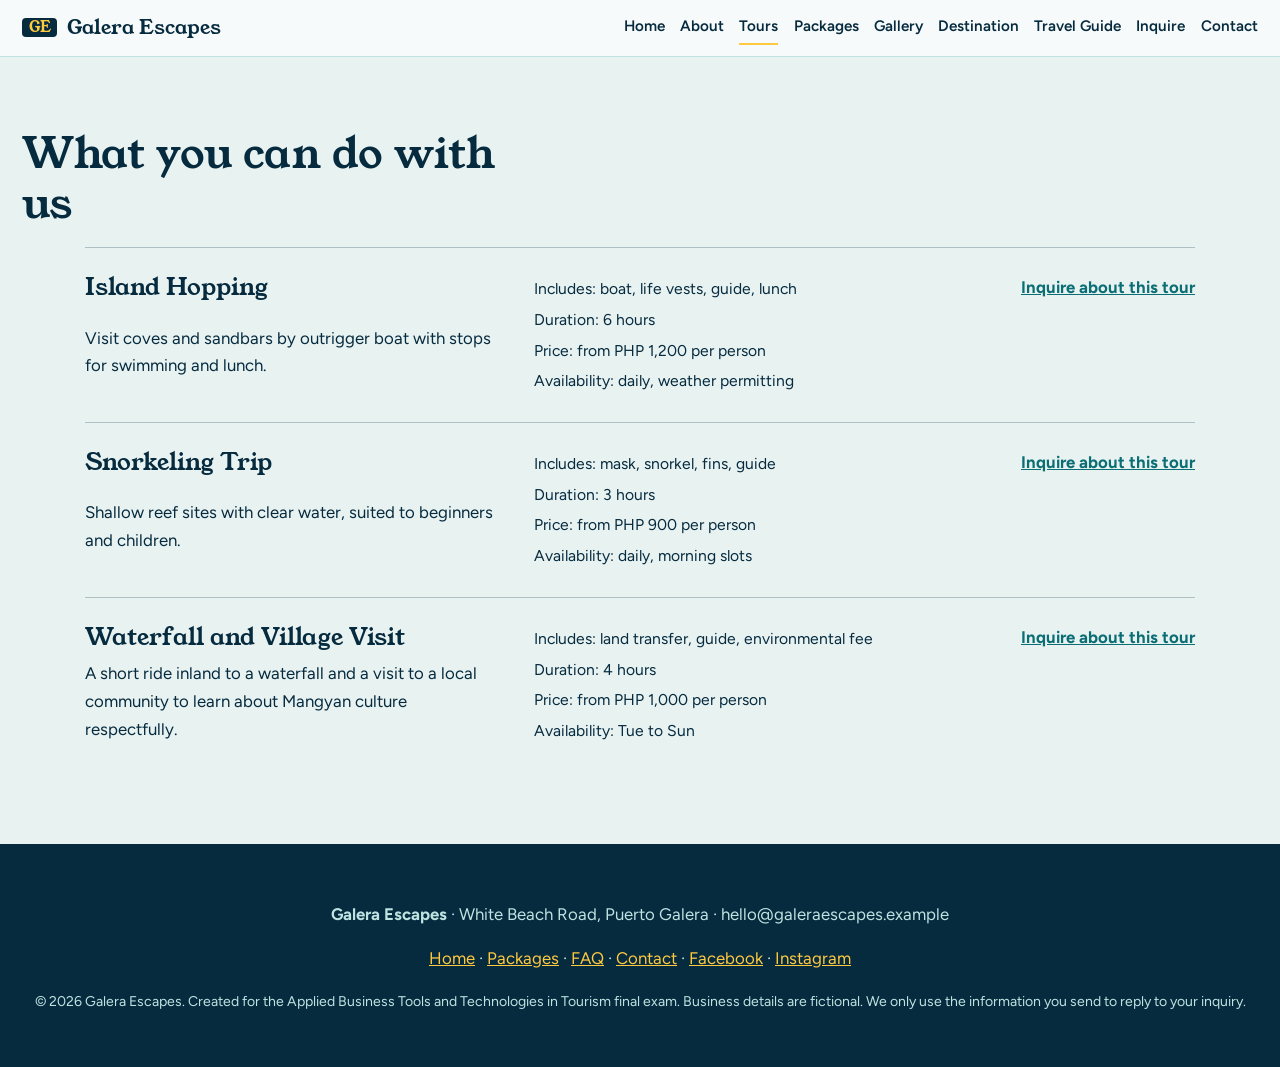
<file: tours.html>
<!DOCTYPE html>
<html lang="en">
<head>
<meta charset="UTF-8">
<meta name="viewport" content="width=device-width, initial-scale=1">
<title>Tours | Galera Escapes, Puerto Galera</title>
<meta name="description" content="Island hopping, snorkeling, and waterfall tours in Puerto Galera.">
<link rel="preconnect" href="https://fonts.googleapis.com">
<link rel="preconnect" href="https://fonts.gstatic.com" crossorigin>
<link href="https://fonts.googleapis.com/css2?family=Young+Serif&family=Figtree:wght@400;600;700&display=swap" rel="stylesheet">
<link rel="stylesheet" href="style.css">
</head>
<body>
<a class="skip" href="#main">Skip to content</a>
<header class="site-header">
  <a class="brand" href="index.html"><span class="mark" aria-hidden="true">GE</span> Galera Escapes</a>
  <button class="menu-btn" id="menuBtn" aria-expanded="false" aria-controls="nav">Menu</button>
  <nav id="nav" aria-label="Main"><a href="index.html">Home</a><a href="about.html">About</a><a href="tours.html" aria-current="page">Tours</a><a href="packages.html">Packages</a><a href="gallery.html">Gallery</a><a href="destination.html">Destination</a><a href="guide.html">Travel Guide</a><a href="inquiry.html">Inquire</a><a href="contact.html">Contact</a></nav>
</header>
<main id="main">
<section id="tours" class="wrap tint">
  <h1>What you can do with us</h1>
  <div class="grid">
    <article class="item"><h3>Island Hopping</h3><p>Visit coves and sandbars by outrigger boat with stops for swimming and lunch.</p><ul><li>Includes: boat, life vests, guide, lunch</li><li>Duration: 6 hours</li><li>Price: from PHP 1,200 per person</li><li>Availability: daily, weather permitting</li></ul><a class="link" href="inquiry.html?tour=Island+Hopping">Inquire about this tour</a></article>
    <article class="item"><h3>Snorkeling Trip</h3><p>Shallow reef sites with clear water, suited to beginners and children.</p><ul><li>Includes: mask, snorkel, fins, guide</li><li>Duration: 3 hours</li><li>Price: from PHP 900 per person</li><li>Availability: daily, morning slots</li></ul><a class="link" href="inquiry.html?tour=Snorkeling+Trip">Inquire about this tour</a></article>
    <article class="item"><h3>Waterfall and Village Visit</h3><p>A short ride inland to a waterfall and a visit to a local community to learn about Mangyan culture respectfully.</p><ul><li>Includes: land transfer, guide, environmental fee</li><li>Duration: 4 hours</li><li>Price: from PHP 1,000 per person</li><li>Availability: Tue to Sun</li></ul><a class="link" href="inquiry.html?tour=Waterfall+and+Village+Visit">Inquire about this tour</a></article>
  </div>
</section>
</main>
<footer>
  <p><strong>Galera Escapes</strong> · White Beach Road, Puerto Galera · hello@galeraescapes.example</p>
  <p><a href="index.html">Home</a> · <a href="packages.html">Packages</a> · <a href="guide.html">FAQ</a> · <a href="contact.html">Contact</a> · <a href="https://facebook.com" target="_blank" rel="noopener">Facebook</a> · <a href="https://instagram.com" target="_blank" rel="noopener">Instagram</a></p>
  <p class="small">&copy; <span id="year">2026</span> Galera Escapes. Created for the Applied Business Tools and Technologies in Tourism final exam. Business details are fictional. We only use the information you send to reply to your inquiry.</p>
</footer>
<script src="script.js"></script>
</body>
</html>
</file>
<file: style.css>
:root{--ink:#062b3f;--sea:#0b6e75;--tide:#bfe3e0;--mist:#e8f2f1;--sun:#ffc940;--paper:#f7fafa}
*{box-sizing:border-box}
html{scroll-behavior:smooth;scroll-padding-top:70px}
body{margin:0;font-family:Figtree,system-ui,sans-serif;color:var(--ink);background:var(--paper);line-height:1.65;font-size:1.05rem}
h1,h2,h3,blockquote,.brand{font-family:"Young Serif",Georgia,serif;font-weight:400;line-height:1.15}
h2,.wrap>h1,.tint>h1{font-size:clamp(1.9rem,3.5vw,2.7rem);margin:0 0 1.2rem;max-width:20ch}
h3{font-size:1.25rem;margin:0 0 .4rem}
a{color:var(--sea)}
:focus-visible{outline:3px solid var(--sun);outline-offset:2px}
.skip{position:absolute;left:-999px}.skip:focus{left:8px;top:8px;background:#fff;padding:.5rem;z-index:10}

.site-header{position:sticky;top:0;z-index:5;display:flex;align-items:center;justify-content:space-between;gap:1rem;padding:.7rem 1.4rem;background:var(--paper);border-bottom:1px solid var(--tide)}
.brand{color:var(--ink);text-decoration:none;font-size:1.25rem;display:flex;align-items:center;gap:.6rem}
.mark{background:var(--ink);color:var(--sun);border-radius:4px;padding:.05rem .4rem;font-size:.95rem}
nav{display:flex;flex-wrap:wrap;gap:.2rem .95rem}
nav a{color:var(--ink);text-decoration:none;font-size:.95rem;font-weight:600;padding:.2rem 0;border-bottom:2px solid transparent}
nav a:hover,nav a[aria-current="page"]{border-color:var(--sun)}
.menu-btn{display:none;background:var(--ink);color:#fff;border:0;border-radius:6px;padding:.45rem .9rem;font:inherit;font-weight:600}

.btn{display:inline-block;background:var(--sun);color:var(--ink);font:inherit;font-weight:700;border:2px solid var(--sun);border-radius:6px;padding:.7rem 1.3rem;text-decoration:none;cursor:pointer}
.btn:hover{background:#ffd76a}
.btn.ghost{background:transparent;color:#fff;border-color:#fff}
.btn.ghost:hover{background:rgba(255,255,255,.15)}
.btn.small{padding:.5rem 1rem;margin-top:.6rem}

/* Hero: the one bold moment */
.hero{position:relative;min-height:min(86vh,720px);display:flex;align-items:flex-end;color:#fff;background:var(--ink)}
.hero-img{position:absolute;inset:0;margin:0;min-height:0;border-radius:0;
  background:var(--ink) repeating-radial-gradient(circle at 78% 35%,transparent 0 26px,rgba(191,227,224,.09) 27px 28px)}
.hero-img img{position:absolute;inset:0;width:100%;height:100%;object-fit:cover}
.hero-img::after{content:"";position:absolute;inset:0;background:linear-gradient(180deg,rgba(6,43,63,.25) 0%,rgba(6,43,63,.88) 100%)}
.hero-text{position:relative;z-index:1;width:100%;max-width:1150px;margin:0 auto;padding:4rem 1.4rem 3.5rem}
.hero h1{font-size:clamp(2.6rem,7vw,5.2rem);max-width:13ch;margin:0 0 1rem}
.tagline{font-size:1.35rem;color:var(--sun);margin:0 0 .6rem;font-weight:600}
.hero-text p{max-width:52ch}
.cta-row{display:flex;gap:.8rem;flex-wrap:wrap;margin-top:1.4rem}

.promo{background:var(--sun);padding:.7rem 1.4rem;text-align:center}.promo p{margin:0;font-size:.98rem}

.wrap{max-width:1150px;margin:auto;padding:4.5rem 1.4rem}
.tint{max-width:none;background:var(--mist)}
.tint>*,#packages>*{max-width:1110px;margin-left:auto;margin-right:auto}
.lead{max-width:60ch}
.two-col{display:grid;grid-template-columns:1.1fr 1fr;gap:3rem}
.cards-stack{display:grid;gap:1.4rem;align-content:start}
.note{border-left:4px solid var(--sun);padding:.1rem 0 .1rem 1rem}
.note p{margin:0}

/* Tours as a price-list, not cards */
#tours .grid{grid-template-columns:1fr;gap:0}
#tours .item{display:grid;grid-template-columns:1.1fr 1.2fr auto;column-gap:2rem;padding:1.6rem 0;background:none;border:0;border-top:1px solid rgba(6,43,63,.25);border-radius:0}
#tours .item h3{grid-column:1;grid-row:1;font-size:1.5rem}
#tours .item p{grid-column:1;grid-row:2;margin:0}
#tours .item ul{grid-column:2;grid-row:1/3;list-style:none;margin:0;padding:0;font-size:.98rem}
#tours .item li{padding:.15rem 0}
#tours .link{grid-column:3;grid-row:1;justify-self:end;font-weight:700}
.grid{display:grid;grid-template-columns:repeat(auto-fit,minmax(260px,1fr));gap:1.6rem}

/* Packages as ferry tickets */
#packages,.dark{max-width:none;background:var(--ink);color:#fff;padding:4.5rem 1.4rem}
.dark>*{max-width:1110px;margin-left:auto;margin-right:auto}
.more{margin-top:1.6rem}.more a{color:var(--sun);font-weight:600}
.teasers{margin-top:2rem}.teaser{border-top:3px solid var(--sea);padding-top:.8rem}.teaser p{margin:.2rem 0 .5rem}.teaser a{font-weight:700}
.cta-band .btn{margin-top:.4rem}
.dark .lead,#packages .lead{color:var(--tide)}
.pkg{background:#fff;color:var(--ink);border-radius:10px;padding:1.5rem;border:0}
.pkg .meta{position:relative;margin:0 0 1.2rem;padding-bottom:1.1rem;border-bottom:2px dashed #8fb7b5;color:var(--sea);font-weight:600}
.pkg .meta::before,.pkg .meta::after{content:"";position:absolute;bottom:-12px;width:22px;height:22px;border-radius:50%;background:var(--ink)}
.pkg .meta::before{left:calc(-1.5rem - 11px)}.pkg .meta::after{right:calc(-1.5rem - 11px)}
.pkg h3{font-size:1.6rem}

.gallery{display:grid;grid-template-columns:repeat(4,1fr);grid-auto-rows:190px;gap:.7rem}
.gallery figure:first-child{grid-column:span 2;grid-row:span 2}
.gallery figure:nth-child(6){grid-column:span 2}
.ph{margin:0;position:relative;overflow:hidden;border-radius:6px;background:#cfe3e2}
.ph img{position:absolute;inset:0;width:100%;height:100%;object-fit:cover}
.gallery figcaption{position:absolute;left:0;right:0;bottom:0;padding:.4rem .7rem;background:rgba(247,250,250,.92);font-size:.88rem}
.credit,.small{font-size:.88rem}

.map iframe{width:100%;height:100%;min-height:340px;border:0;border-radius:6px}

#guide .grid{gap:2rem 2.4rem}
#guide .note{border-left:0;border-top:3px solid var(--sea);padding:.8rem 0 0}
.sub{margin-top:2.2rem}

#reviews .grid{gap:2.4rem}
blockquote{margin:0;border-left:4px solid var(--sun);padding-left:1.1rem;font-size:1.2rem}
cite{display:block;margin-top:.7rem;font:600 .9rem Figtree,sans-serif;color:var(--sea)}

details{border-bottom:1px solid rgba(6,43,63,.25);padding:1rem 0;max-width:780px}
summary{cursor:pointer;font-weight:700}
details p{margin:.6rem 0 0}

form{display:grid;grid-template-columns:1fr 1fr;gap:1.1rem;max-width:780px}
label{display:grid;gap:.3rem;font-weight:600}
.full,form .btn,#formStatus{grid-column:1/-1}
form .btn{justify-self:start;background:var(--ink);border-color:var(--ink);color:#fff}
form .btn:hover{background:var(--sea)}
input,select,textarea{font:inherit;padding:.65rem;border:1px solid #7fa8a6;border-radius:6px;background:#fff;color:var(--ink)}
input.bad,select.bad{border-color:#b3261e;background:#fff5f4}
#formStatus{margin:0;font-weight:600}
.contact{list-style:none;padding:0;margin:0;font-size:1.1rem}.contact li{padding:.35rem 0}

footer{background:var(--ink);color:var(--tide);padding:2.5rem 1.4rem;text-align:center}
footer a{color:var(--sun)}

@media(max-width:860px){
 .two-col{grid-template-columns:1fr;gap:1.6rem}
 .gallery{grid-template-columns:repeat(2,1fr);grid-auto-rows:150px}
 .gallery figure:nth-child(6){grid-column:span 2}
 #tours .item{display:block}
 #tours .item ul{margin:.8rem 0}
 form{grid-template-columns:1fr}
 .menu-btn{display:block}
 nav{display:none;position:absolute;top:100%;left:0;right:0;background:var(--paper);flex-direction:column;padding:1rem 1.4rem;border-bottom:1px solid var(--tide)}
 nav.open{display:flex}
 .wrap{padding:3rem 1.2rem}
}
@media(prefers-reduced-motion:reduce){html{scroll-behavior:auto}}
</file>
